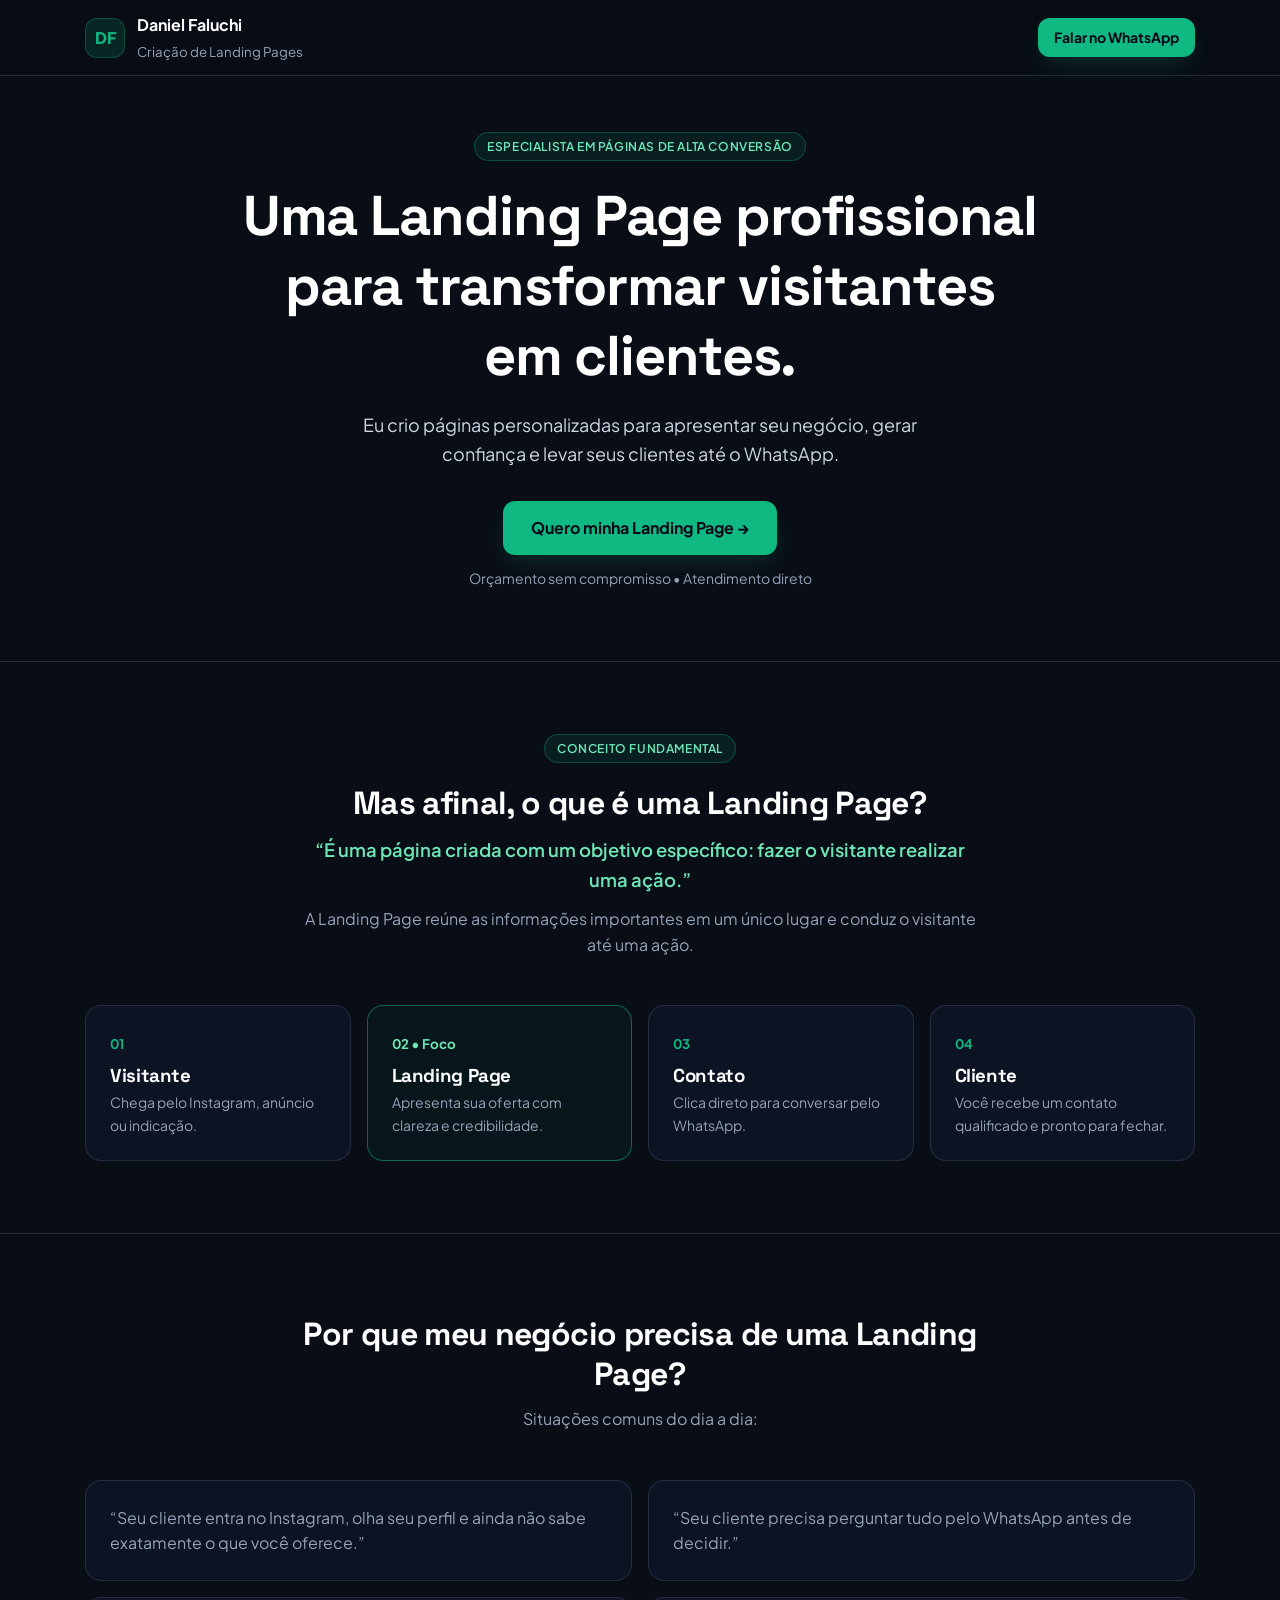
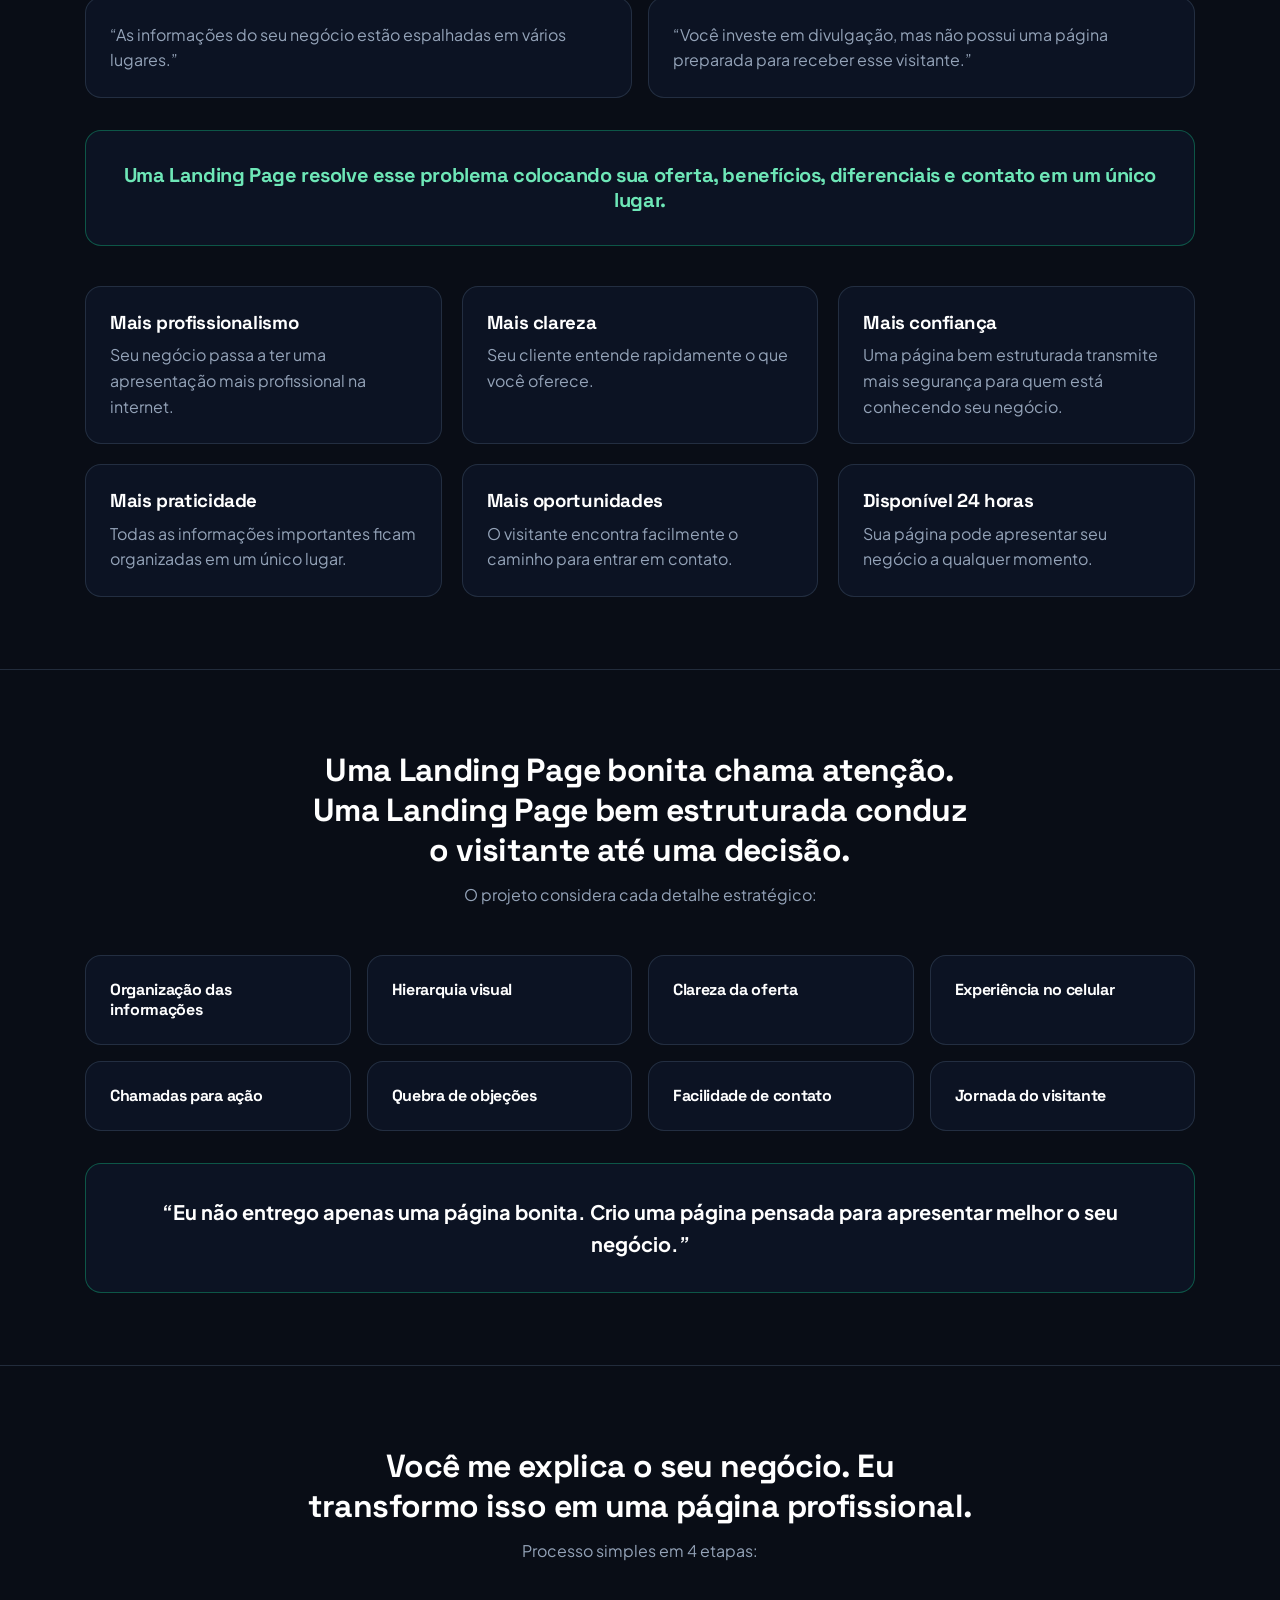
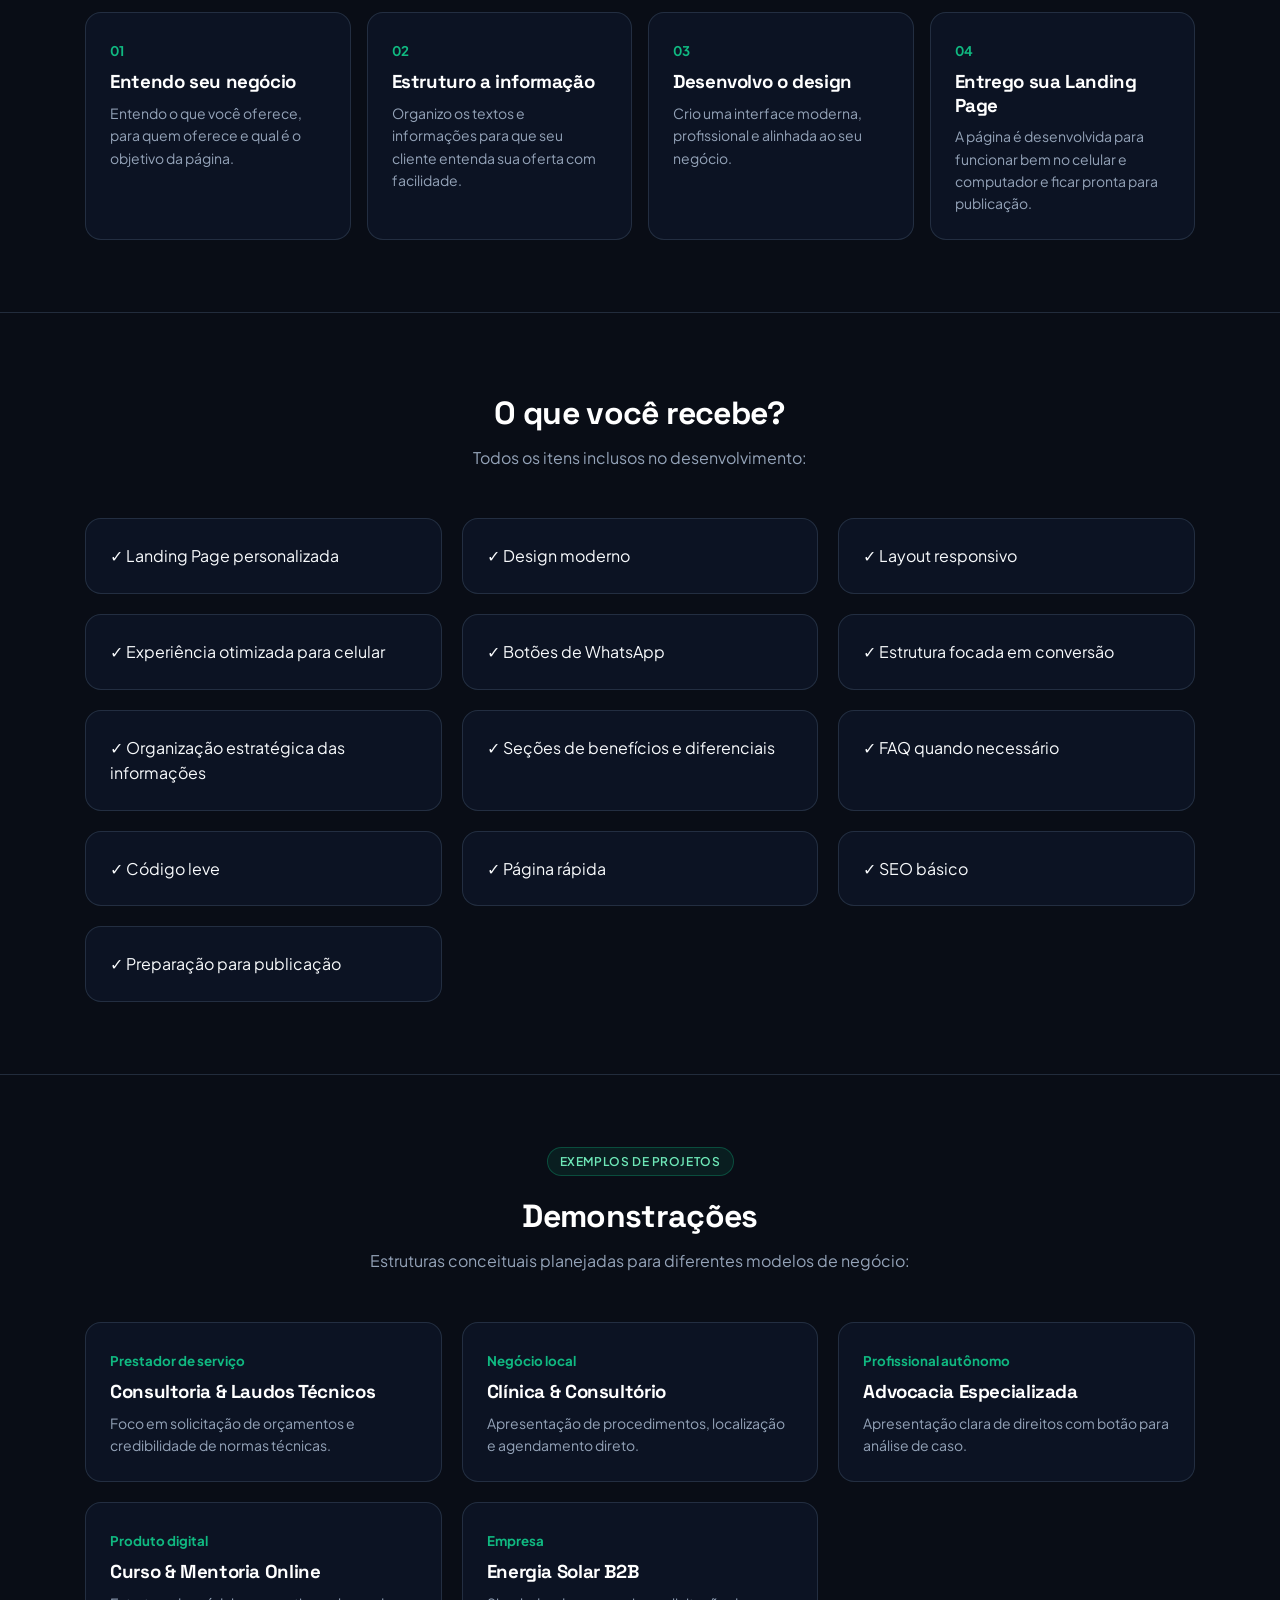
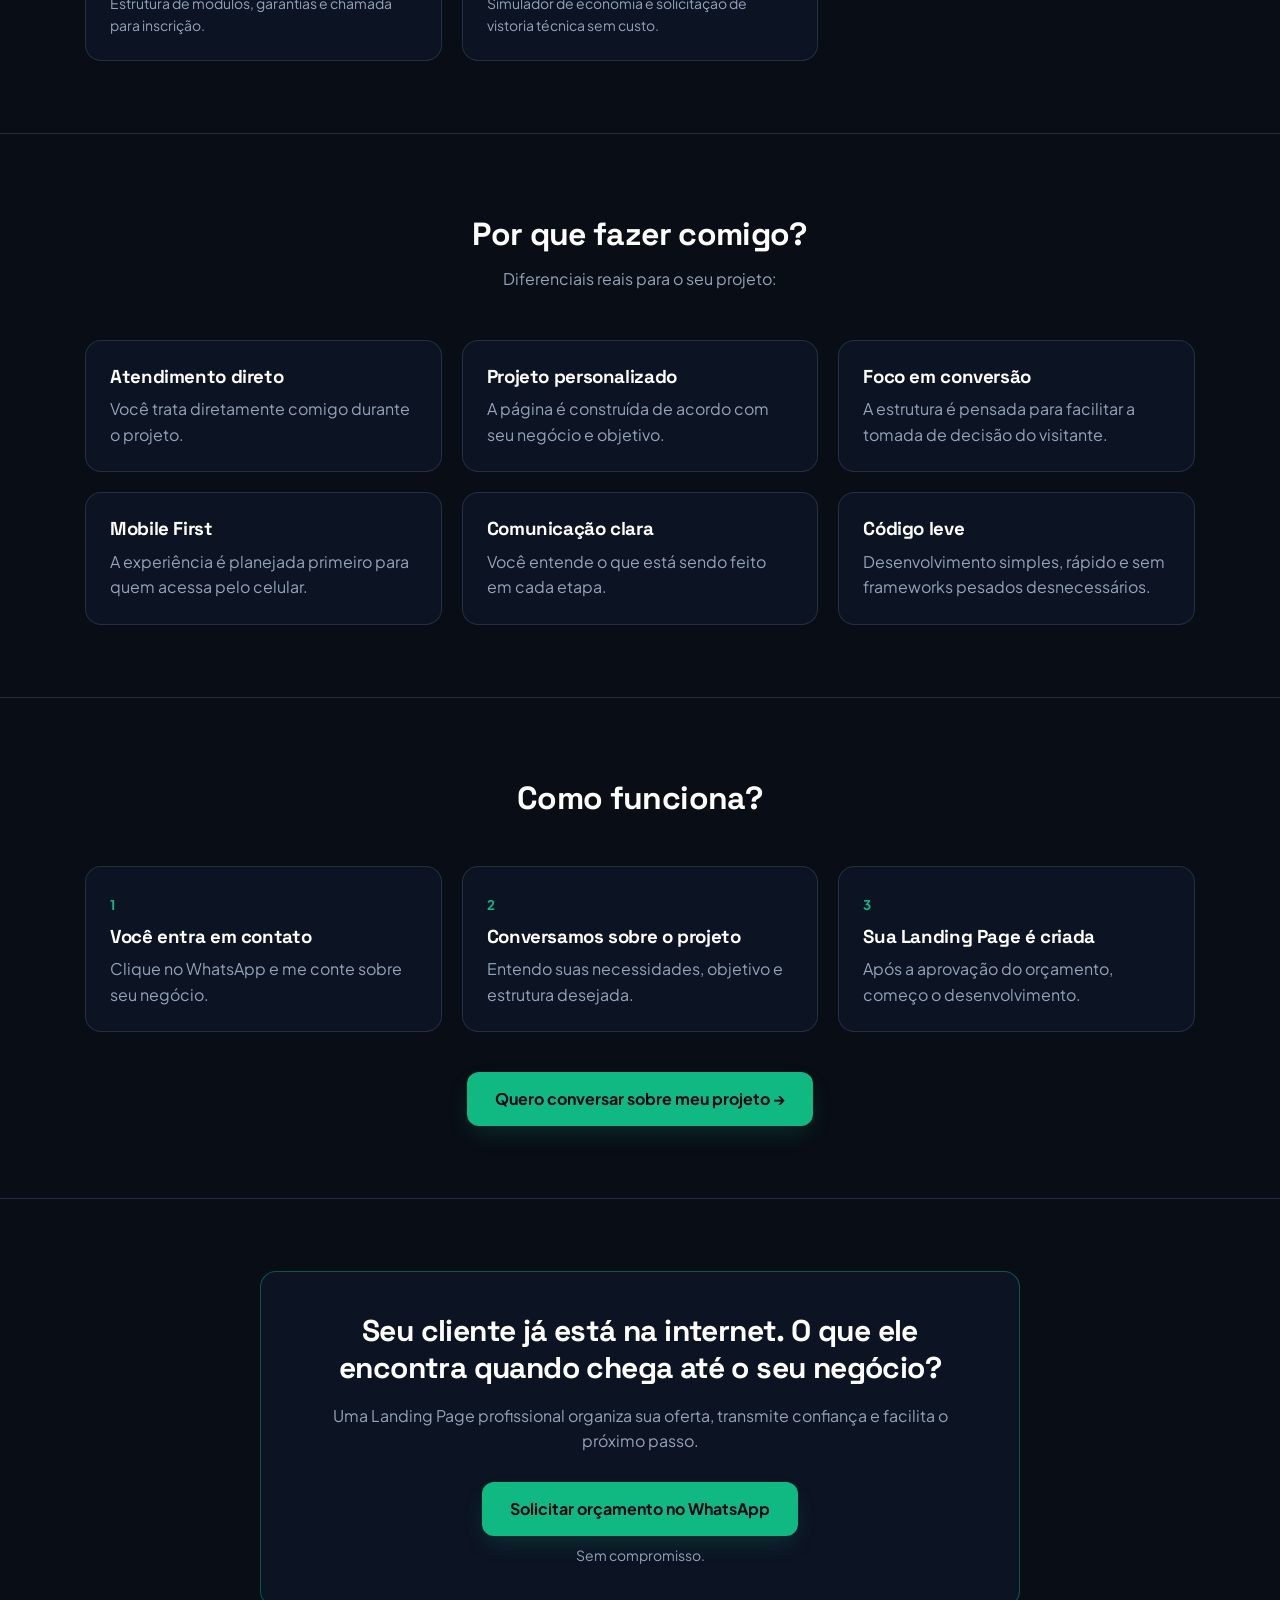
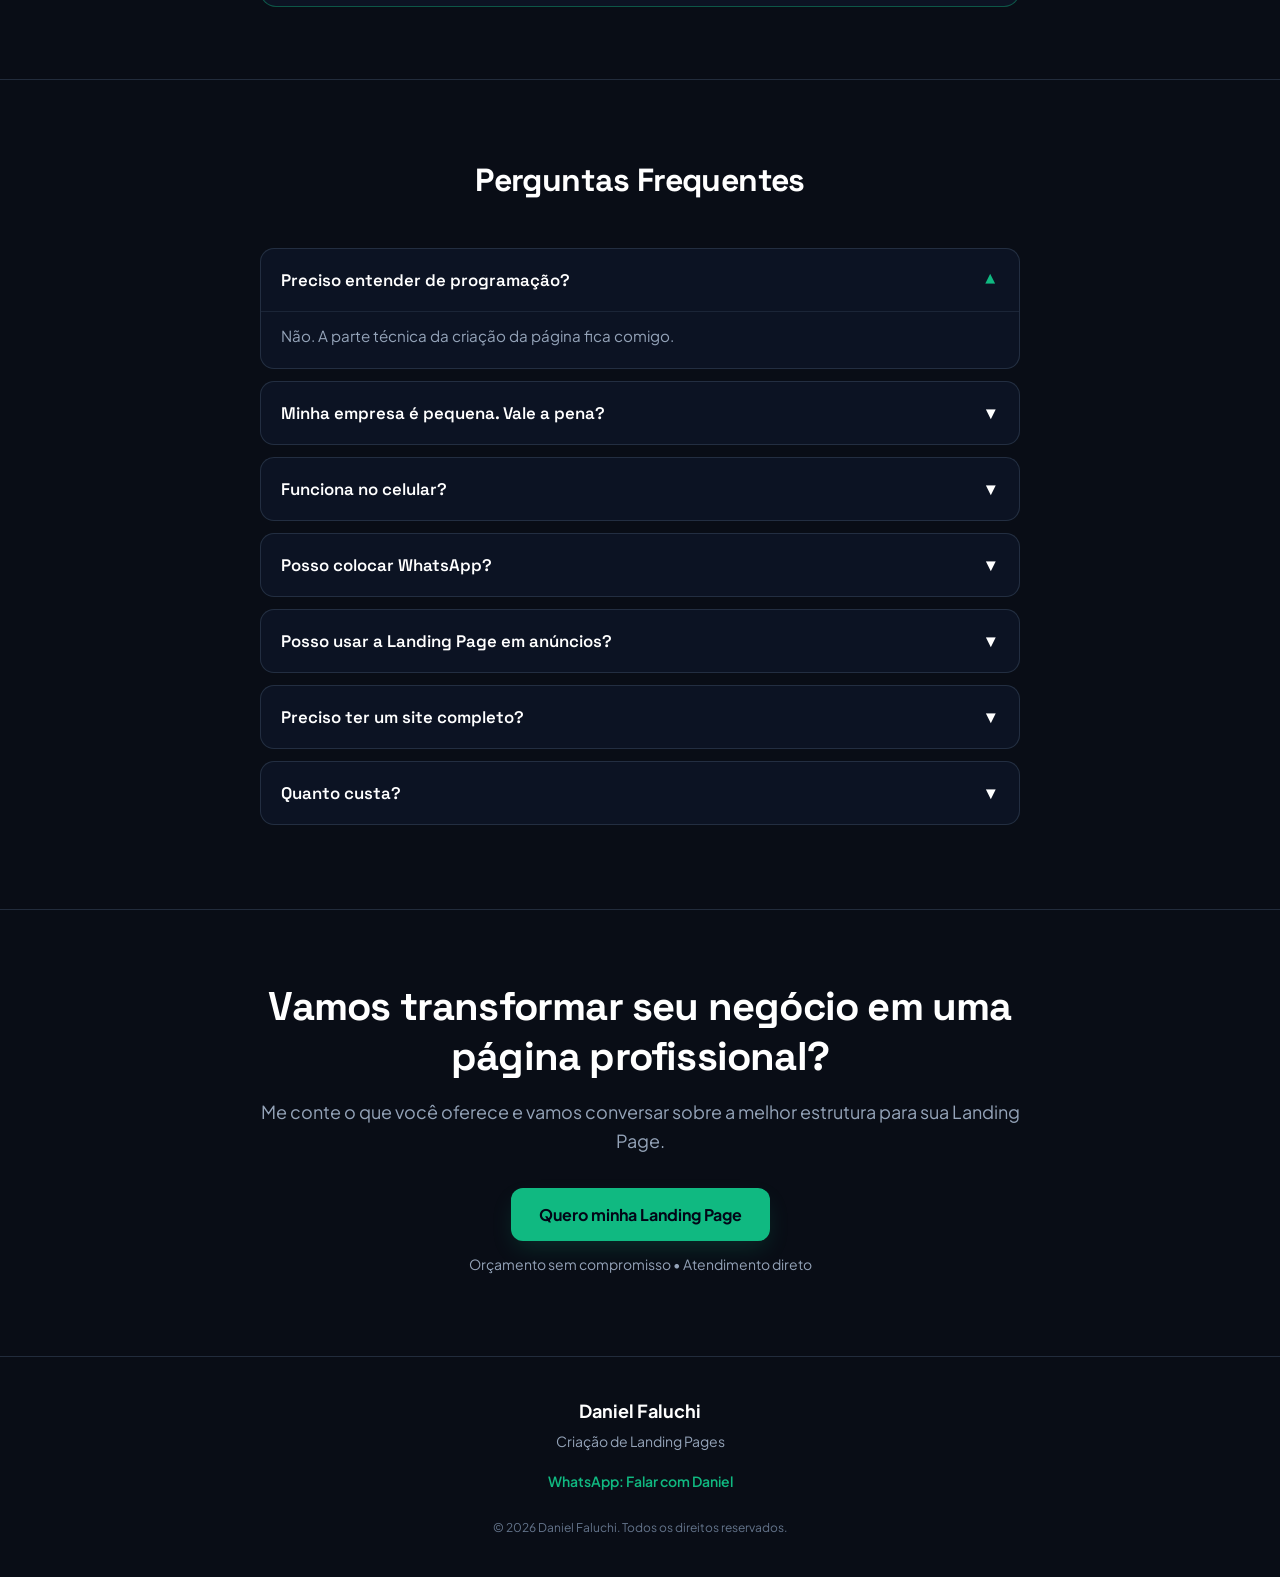
<file: pure-html-version/index.html>
<!DOCTYPE html>
<html lang="pt-BR">
<head>
  <meta charset="UTF-8">
  <meta name="viewport" content="width=device-width, initial-scale=1.0">
  <title>Daniel Faluchi — Criação de Landing Pages Profissionais</title>
  <meta name="description" content="Landing Pages profissionais de alta conversão para transformar visitantes em clientes e direcionar contatos para o WhatsApp.">
  <meta property="og:title" content="Daniel Faluchi — Criação de Landing Pages">
  <meta property="og:description" content="Landing Pages profissionais de alta conversão para transformar visitantes em clientes e direcionar contatos para o WhatsApp.">
  
  <!-- Google Fonts -->
  <link rel="preconnect" href="https://fonts.googleapis.com">
  <link rel="preconnect" href="https://fonts.gstatic.com" crossorigin>
  <link href="https://fonts.googleapis.com/css2?family=Plus+Jakarta+Sans:wght@400;500;600;700&family=Space+Grotesk:wght@600;700&display=swap" rel="stylesheet">
  
  <link rel="stylesheet" href="style.css">
</head>
<body>

  <!-- HEADER -->
  <header class="site-header">
    <div class="container nav-wrapper">
      <div class="brand-logo">
        <div class="brand-icon">DF</div>
        <div>
          <strong style="display:block; font-size: 1rem; color:#fff;">Daniel Faluchi</strong>
          <small style="color: #94a3b8;">Criação de Landing Pages</small>
        </div>
      </div>
      <a href="https://w.app/shpfsu" target="_blank" rel="noopener noreferrer" class="btn-primary btn-sm">
        Falar no WhatsApp
      </a>
    </div>
  </header>

  <!-- 1. HERO — PRIMEIRA DOBRA -->
  <section id="hero" style="border-top: none; text-align: center; padding-top: 3.5rem;">
    <div class="container">
      <div class="badge" style="margin-bottom: 1.25rem;">
        Especialista em Páginas de Alta Conversão
      </div>
      
      <h1 style="font-size: clamp(2rem, 5vw, 3.5rem); max-width: 800px; margin: 0 auto 1.25rem;">
        Uma Landing Page profissional para transformar visitantes em clientes.
      </h1>

      <p style="font-size: 1.125rem; max-width: 640px; margin: 0 auto 2rem; color: #cbd5e1;">
        Eu crio páginas personalizadas para apresentar seu negócio, gerar confiança e levar seus clientes até o WhatsApp.
      </p>

      <div>
        <a href="https://w.app/shpfsu" target="_blank" rel="noopener noreferrer" class="btn-primary">
          Quero minha Landing Page →
        </a>
        <p style="margin-top: 0.75rem; font-size: 0.875rem; color: #94a3b8;">
          Orçamento sem compromisso • Atendimento direto
        </p>
      </div>
    </div>
  </section>

  <!-- 2. O QUE É UMA LANDING PAGE? -->
  <section id="o-que-e">
    <div class="container">
      <div class="section-header">
        <div class="badge" style="margin-bottom: 0.75rem;">Conceito Fundamental</div>
        <h2>Mas afinal, o que é uma Landing Page?</h2>
        <p style="font-size: 1.15rem; color: #6ee7b7; font-weight: 600; margin-top: 0.5rem;">
          “É uma página criada com um objetivo específico: fazer o visitante realizar uma ação.”
        </p>
        <p style="margin-top: 0.75rem;">
          A Landing Page reúne as informações importantes em um único lugar e conduz o visitante até uma ação.
        </p>
      </div>

      <!-- Representação visual: VISITANTE → LANDING PAGE → CONTATO → CLIENTE -->
      <div class="grid-4" style="margin-top: 2rem;">
        <div class="card">
          <small style="color: #10b981; font-weight: bold;">01</small>
          <h3 style="margin: 0.5rem 0 0.25rem;">Visitante</h3>
          <p style="font-size: 0.875rem;">Chega pelo Instagram, anúncio ou indicação.</p>
        </div>
        <div class="card" style="border-color: rgba(16, 185, 129, 0.5); background: rgba(6, 78, 59, 0.15);">
          <small style="color: #6ee7b7; font-weight: bold;">02 • Foco</small>
          <h3 style="margin: 0.5rem 0 0.25rem;">Landing Page</h3>
          <p style="font-size: 0.875rem;">Apresenta sua oferta com clareza e credibilidade.</p>
        </div>
        <div class="card">
          <small style="color: #10b981; font-weight: bold;">03</small>
          <h3 style="margin: 0.5rem 0 0.25rem;">Contato</h3>
          <p style="font-size: 0.875rem;">Clica direto para conversar pelo WhatsApp.</p>
        </div>
        <div class="card">
          <small style="color: #10b981; font-weight: bold;">04</small>
          <h3 style="margin: 0.5rem 0 0.25rem;">Cliente</h3>
          <p style="font-size: 0.875rem;">Você recebe um contato qualificado e pronto para fechar.</p>
        </div>
      </div>
    </div>
  </section>

  <!-- 3. POR QUE MEU NEGÓCIO PRECISA DE UMA LANDING PAGE? -->
  <section id="por-que-precisa">
    <div class="container">
      <div class="section-header">
        <h2>Por que meu negócio precisa de uma Landing Page?</h2>
        <p>Situações comuns do dia a dia:</p>
      </div>

      <div class="grid-2" style="margin-bottom: 2rem;">
        <div class="card"><p>“Seu cliente entra no Instagram, olha seu perfil e ainda não sabe exatamente o que você oferece.”</p></div>
        <div class="card"><p>“Seu cliente precisa perguntar tudo pelo WhatsApp antes de decidir.”</p></div>
        <div class="card"><p>“As informações do seu negócio estão espalhadas em vários lugares.”</p></div>
        <div class="card"><p>“Você investe em divulgação, mas não possui uma página preparada para receber esse visitante.”</p></div>
      </div>

      <div class="card" style="text-align: center; border-color: rgba(16, 185, 129, 0.4); margin-bottom: 2.5rem; padding: 2rem;">
        <h3 style="color: #6ee7b7; font-size: 1.25rem;">
          Uma Landing Page resolve esse problema colocando sua oferta, benefícios, diferenciais e contato em um único lugar.
        </h3>
      </div>

      <div class="grid-3">
        <div class="card">
          <h3>Mais profissionalismo</h3>
          <p style="margin-top: 0.5rem;">Seu negócio passa a ter uma apresentação mais profissional na internet.</p>
        </div>
        <div class="card">
          <h3>Mais clareza</h3>
          <p style="margin-top: 0.5rem;">Seu cliente entende rapidamente o que você oferece.</p>
        </div>
        <div class="card">
          <h3>Mais confiança</h3>
          <p style="margin-top: 0.5rem;">Uma página bem estruturada transmite mais segurança para quem está conhecendo seu negócio.</p>
        </div>
        <div class="card">
          <h3>Mais praticidade</h3>
          <p style="margin-top: 0.5rem;">Todas as informações importantes ficam organizadas em um único lugar.</p>
        </div>
        <div class="card">
          <h3>Mais oportunidades</h3>
          <p style="margin-top: 0.5rem;">O visitante encontra facilmente o caminho para entrar em contato.</p>
        </div>
        <div class="card">
          <h3>Disponível 24 horas</h3>
          <p style="margin-top: 0.5rem;">Sua página pode apresentar seu negócio a qualquer momento.</p>
        </div>
      </div>
    </div>
  </section>

  <!-- 4. NÃO É APENAS UMA PÁGINA BONITA -->
  <section id="nao-e-apenas-bonita">
    <div class="container">
      <div class="section-header">
        <h2>Uma Landing Page bonita chama atenção. Uma Landing Page bem estruturada conduz o visitante até uma decisão.</h2>
        <p>O projeto considera cada detalhe estratégico:</p>
      </div>

      <div class="grid-4">
        <div class="card"><h4>Organização das informações</h4></div>
        <div class="card"><h4>Hierarquia visual</h4></div>
        <div class="card"><h4>Clareza da oferta</h4></div>
        <div class="card"><h4>Experiência no celular</h4></div>
        <div class="card"><h4>Chamadas para ação</h4></div>
        <div class="card"><h4>Quebra de objeções</h4></div>
        <div class="card"><h4>Facilidade de contato</h4></div>
        <div class="card"><h4>Jornada do visitante</h4></div>
      </div>

      <div class="card" style="margin-top: 2rem; text-align: center; padding: 2rem; border-color: rgba(16, 185, 129, 0.4);">
        <p style="font-size: 1.25rem; font-weight: 700; color: #fff;">
          “Eu não entrego apenas uma página bonita. Crio uma página pensada para apresentar melhor o seu negócio.”
        </p>
      </div>
    </div>
  </section>

  <!-- 5. O QUE EU FAÇO POR VOCÊ? -->
  <section id="o-que-eu-faco">
    <div class="container">
      <div class="section-header">
        <h2>Você me explica o seu negócio. Eu transformo isso em uma página profissional.</h2>
        <p>Processo simples em 4 etapas:</p>
      </div>

      <div class="grid-4">
        <div class="card">
          <small style="color: #10b981; font-weight: bold;">01</small>
          <h3 style="margin: 0.5rem 0;">Entendo seu negócio</h3>
          <p style="font-size: 0.875rem;">Entendo o que você oferece, para quem oferece e qual é o objetivo da página.</p>
        </div>
        <div class="card">
          <small style="color: #10b981; font-weight: bold;">02</small>
          <h3 style="margin: 0.5rem 0;">Estruturo a informação</h3>
          <p style="font-size: 0.875rem;">Organizo os textos e informações para que seu cliente entenda sua oferta com facilidade.</p>
        </div>
        <div class="card">
          <small style="color: #10b981; font-weight: bold;">03</small>
          <h3 style="margin: 0.5rem 0;">Desenvolvo o design</h3>
          <p style="font-size: 0.875rem;">Crio uma interface moderna, profissional e alinhada ao seu negócio.</p>
        </div>
        <div class="card">
          <small style="color: #10b981; font-weight: bold;">04</small>
          <h3 style="margin: 0.5rem 0;">Entrego sua Landing Page</h3>
          <p style="font-size: 0.875rem;">A página é desenvolvida para funcionar bem no celular e computador e ficar pronta para publicação.</p>
        </div>
      </div>
    </div>
  </section>

  <!-- 6. O QUE VOCÊ RECEBE? -->
  <section id="o-que-recebe">
    <div class="container">
      <div class="section-header">
        <h2>O que você recebe?</h2>
        <p>Todos os itens inclusos no desenvolvimento:</p>
      </div>

      <div class="grid-3">
        <div class="card">✓ Landing Page personalizada</div>
        <div class="card">✓ Design moderno</div>
        <div class="card">✓ Layout responsivo</div>
        <div class="card">✓ Experiência otimizada para celular</div>
        <div class="card">✓ Botões de WhatsApp</div>
        <div class="card">✓ Estrutura focada em conversão</div>
        <div class="card">✓ Organização estratégica das informações</div>
        <div class="card">✓ Seções de benefícios e diferenciais</div>
        <div class="card">✓ FAQ quando necessário</div>
        <div class="card">✓ Código leve</div>
        <div class="card">✓ Página rápida</div>
        <div class="card">✓ SEO básico</div>
        <div class="card">✓ Preparação para publicação</div>
      </div>
    </div>
  </section>

  <!-- 7. DEMONSTRAÇÕES -->
  <section id="demonstracoes">
    <div class="container">
      <div class="section-header">
        <div class="badge" style="margin-bottom: 0.75rem;">Exemplos de Projetos</div>
        <h2>Demonstrações</h2>
        <p>Estruturas conceituais planejadas para diferentes modelos de negócio:</p>
      </div>

      <div class="grid-3">
        <div class="card">
          <small style="color:#10b981; font-weight: bold;">Prestador de serviço</small>
          <h3 style="margin: 0.5rem 0;">Consultoria & Laudos Técnicos</h3>
          <p style="font-size: 0.875rem;">Foco em solicitação de orçamentos e credibilidade de normas técnicas.</p>
        </div>
        <div class="card">
          <small style="color:#10b981; font-weight: bold;">Negócio local</small>
          <h3 style="margin: 0.5rem 0;">Clínica & Consultório</h3>
          <p style="font-size: 0.875rem;">Apresentação de procedimentos, localização e agendamento direto.</p>
        </div>
        <div class="card">
          <small style="color:#10b981; font-weight: bold;">Profissional autônomo</small>
          <h3 style="margin: 0.5rem 0;">Advocacia Especializada</h3>
          <p style="font-size: 0.875rem;">Apresentação clara de direitos com botão para análise de caso.</p>
        </div>
        <div class="card">
          <small style="color:#10b981; font-weight: bold;">Produto digital</small>
          <h3 style="margin: 0.5rem 0;">Curso & Mentoria Online</h3>
          <p style="font-size: 0.875rem;">Estrutura de módulos, garantias e chamada para inscrição.</p>
        </div>
        <div class="card">
          <small style="color:#10b981; font-weight: bold;">Empresa</small>
          <h3 style="margin: 0.5rem 0;">Energia Solar B2B</h3>
          <p style="font-size: 0.875rem;">Simulador de economia e solicitação de vistoria técnica sem custo.</p>
        </div>
      </div>
    </div>
  </section>

  <!-- 8. POR QUE FAZER COMIGO? -->
  <section id="por-que-comigo">
    <div class="container">
      <div class="section-header">
        <h2>Por que fazer comigo?</h2>
        <p>Diferenciais reais para o seu projeto:</p>
      </div>

      <div class="grid-3">
        <div class="card">
          <h3>Atendimento direto</h3>
          <p style="margin-top: 0.5rem;">Você trata diretamente comigo durante o projeto.</p>
        </div>
        <div class="card">
          <h3>Projeto personalizado</h3>
          <p style="margin-top: 0.5rem;">A página é construída de acordo com seu negócio e objetivo.</p>
        </div>
        <div class="card">
          <h3>Foco em conversão</h3>
          <p style="margin-top: 0.5rem;">A estrutura é pensada para facilitar a tomada de decisão do visitante.</p>
        </div>
        <div class="card">
          <h3>Mobile First</h3>
          <p style="margin-top: 0.5rem;">A experiência é planejada primeiro para quem acessa pelo celular.</p>
        </div>
        <div class="card">
          <h3>Comunicação clara</h3>
          <p style="margin-top: 0.5rem;">Você entende o que está sendo feito em cada etapa.</p>
        </div>
        <div class="card">
          <h3>Código leve</h3>
          <p style="margin-top: 0.5rem;">Desenvolvimento simples, rápido e sem frameworks pesados desnecessários.</p>
        </div>
      </div>
    </div>
  </section>

  <!-- 9. COMO FUNCIONA? -->
  <section id="como-funciona">
    <div class="container">
      <div class="section-header">
        <h2>Como funciona?</h2>
      </div>

      <div class="grid-3" style="margin-bottom: 2.5rem;">
        <div class="card">
          <small style="color: #10b981; font-weight: bold;">1</small>
          <h3 style="margin: 0.5rem 0;">Você entra em contato</h3>
          <p>Clique no WhatsApp e me conte sobre seu negócio.</p>
        </div>
        <div class="card">
          <small style="color: #10b981; font-weight: bold;">2</small>
          <h3 style="margin: 0.5rem 0;">Conversamos sobre o projeto</h3>
          <p>Entendo suas necessidades, objetivo e estrutura desejada.</p>
        </div>
        <div class="card">
          <small style="color: #10b981; font-weight: bold;">3</small>
          <h3 style="margin: 0.5rem 0;">Sua Landing Page é criada</h3>
          <p>Após a aprovação do orçamento, começo o desenvolvimento.</p>
        </div>
      </div>

      <div style="text-align: center;">
        <a href="https://w.app/shpfsu" target="_blank" rel="noopener noreferrer" class="btn-primary">
          Quero conversar sobre meu projeto →
        </a>
      </div>
    </div>
  </section>

  <!-- 11. CTA INTERMEDIÁRIO -->
  <section id="cta-intermediario">
    <div class="container" style="max-width: 800px; text-align: center;">
      <div class="card" style="padding: 2.5rem; border-color: rgba(16, 185, 129, 0.4);">
        <h2 style="font-size: 1.875rem; margin-bottom: 1rem;">
          Seu cliente já está na internet. O que ele encontra quando chega até o seu negócio?
        </h2>
        <p style="margin-bottom: 1.75rem;">
          Uma Landing Page profissional organiza sua oferta, transmite confiança e facilita o próximo passo.
        </p>
        <a href="https://w.app/shpfsu" target="_blank" rel="noopener noreferrer" class="btn-primary">
          Solicitar orçamento no WhatsApp
        </a>
        <p style="margin-top: 0.5rem; font-size: 0.875rem;">Sem compromisso.</p>
      </div>
    </div>
  </section>

  <!-- 10. PERGUNTAS FREQUENTES -->
  <section id="faq">
    <div class="container" style="max-width: 800px;">
      <div class="section-header">
        <h2>Perguntas Frequentes</h2>
      </div>

      <div class="faq-item">
        <button class="faq-question">Preciso entender de programação? <span class="faq-icon">▼</span></button>
        <div class="faq-answer">Não. A parte técnica da criação da página fica comigo.</div>
      </div>

      <div class="faq-item">
        <button class="faq-question">Minha empresa é pequena. Vale a pena? <span class="faq-icon">▼</span></button>
        <div class="faq-answer">Sim. Uma Landing Page pode ser uma forma simples e profissional de apresentar seu serviço e facilitar o contato com clientes.</div>
      </div>

      <div class="faq-item">
        <button class="faq-question">Funciona no celular? <span class="faq-icon">▼</span></button>
        <div class="faq-answer">Sim. A página será responsiva e desenvolvida com foco na experiência mobile.</div>
      </div>

      <div class="faq-item">
        <button class="faq-question">Posso colocar WhatsApp? <span class="faq-icon">▼</span></button>
        <div class="faq-answer">Sim. Os botões podem direcionar o visitante diretamente para sua conversa no WhatsApp.</div>
      </div>

      <div class="faq-item">
        <button class="faq-question">Posso usar a Landing Page em anúncios? <span class="faq-icon">▼</span></button>
        <div class="faq-answer">Sim. Ela pode ser utilizada como destino para campanhas de divulgação.</div>
      </div>

      <div class="faq-item">
        <button class="faq-question">Preciso ter um site completo? <span class="faq-icon">▼</span></button>
        <div class="faq-answer">Não necessariamente. Dependendo do objetivo do negócio, uma Landing Page pode ser suficiente para apresentar uma oferta e gerar contatos.</div>
      </div>

      <div class="faq-item">
        <button class="faq-question">Quanto custa? <span class="faq-icon">▼</span></button>
        <div class="faq-answer">O valor depende da estrutura e das necessidades do projeto. Entre em contato para receber um orçamento personalizado.</div>
      </div>
    </div>
  </section>

  <!-- 12. CTA FINAL -->
  <section id="cta-final" style="text-align: center; padding-bottom: 5rem;">
    <div class="container" style="max-width: 800px;">
      <h2 style="font-size: clamp(1.75rem, 4vw, 2.5rem); margin-bottom: 1rem;">
        Vamos transformar seu negócio em uma página profissional?
      </h2>
      <p style="font-size: 1.125rem; margin-bottom: 2rem;">
        Me conte o que você oferece e vamos conversar sobre a melhor estrutura para sua Landing Page.
      </p>
      <a href="https://w.app/shpfsu" target="_blank" rel="noopener noreferrer" class="btn-primary">
        Quero minha Landing Page
      </a>
      <p style="margin-top: 0.75rem; font-size: 0.875rem;">
        Orçamento sem compromisso • Atendimento direto
      </p>
    </div>
  </section>

  <!-- 13. RODAPÉ -->
  <footer style="border-top: 1px solid var(--border-color); padding: 2.5rem 0; text-align: center;">
    <div class="container">
      <strong style="font-size: 1.125rem; display: block; color: #fff;">Daniel Faluchi</strong>
      <p style="margin: 0.25rem 0 1rem; font-size: 0.875rem;">Criação de Landing Pages</p>
      <a href="https://w.app/shpfsu" target="_blank" rel="noopener noreferrer" style="color: #10b981; font-weight: 600; font-size: 0.875rem;">
        WhatsApp: Falar com Daniel
      </a>
      <p style="margin-top: 1.5rem; font-size: 0.75rem; color: #64748b;">
        © 2026 Daniel Faluchi. Todos os direitos reservados.
      </p>
    </div>
  </footer>

  <!-- MOBILE STICKY WHATSAPP BAR -->
  <div class="mobile-sticky-bar">
    <div>
      <strong style="font-size: 0.8125rem; display: block; color: #fff;">Daniel Faluchi</strong>
      <small style="color: #10b981;">Atendimento direto</small>
    </div>
    <a href="https://w.app/shpfsu" target="_blank" rel="noopener noreferrer" class="btn-primary btn-sm">
      Quero minha Landing Page
    </a>
  </div>

  <script src="script.js"></script>
</body>
</html>
</file>
<file: pure-html-version/style.css>
/* ==========================================================================
   LANDING PAGE DANIEL FALUCHI - STYLE.CSS
   Design: Moderno, Minimalista, Tecnológico, Mobile First
   ========================================================================== */

:root {
  --bg-main: #090d16;
  --bg-card: rgba(15, 23, 42, 0.7);
  --bg-card-hover: rgba(30, 41, 59, 0.8);
  --border-color: rgba(51, 65, 85, 0.6);
  --border-accent: rgba(16, 185, 129, 0.3);
  --emerald-primary: #10b981;
  --emerald-hover: #34d399;
  --emerald-glow: rgba(16, 185, 129, 0.2);
  --text-main: #f8fafc;
  --text-muted: #94a3b8;
  --font-heading: 'Space Grotesk', -apple-system, sans-serif;
  --font-body: 'Plus Jakarta Sans', -apple-system, sans-serif;
}

* {
  box-sizing: border-box;
  margin: 0;
  padding: 0;
}

html {
  scroll-behavior: smooth;
}

body {
  font-family: var(--font-body);
  background-color: var(--bg-main);
  color: var(--text-main);
  line-height: 1.6;
  padding-bottom: 70px;
}

@media (min-width: 768px) {
  body {
    padding-bottom: 0;
  }
}

/* Typography */
h1, h2, h3, h4 {
  font-family: var(--font-heading);
  letter-spacing: -0.02em;
  color: #ffffff;
  line-height: 1.25;
}

p {
  color: var(--text-muted);
}

a {
  text-decoration: none;
  color: inherit;
}

/* Layout */
.container {
  width: 100%;
  max-width: 1150px;
  margin: 0 auto;
  padding: 0 1.25rem;
}

/* Buttons */
.btn-primary {
  display: inline-flex;
  align-items: center;
  justify-content: center;
  gap: 0.5rem;
  background-color: var(--emerald-primary);
  color: #020617;
  font-weight: 700;
  font-size: 1rem;
  padding: 0.875rem 1.75rem;
  border-radius: 0.75rem;
  transition: all 0.2s ease;
  box-shadow: 0 10px 25px -5px var(--emerald-glow);
}

.btn-primary:hover {
  background-color: var(--emerald-hover);
  transform: translateY(-1px);
}

.btn-sm {
  padding: 0.5rem 1rem;
  font-size: 0.875rem;
}

/* Badges */
.badge {
  display: inline-flex;
  align-items: center;
  gap: 0.375rem;
  padding: 0.25rem 0.75rem;
  font-size: 0.75rem;
  font-weight: 600;
  border-radius: 9999px;
  background: rgba(16, 185, 129, 0.1);
  color: #6ee7b7;
  border: 1px solid var(--border-accent);
  text-transform: uppercase;
  letter-spacing: 0.05em;
}

/* Cards */
.card {
  background: var(--bg-card);
  border: 1px solid var(--border-color);
  border-radius: 1rem;
  padding: 1.5rem;
  transition: all 0.2s ease;
}

.card:hover {
  border-color: rgba(16, 185, 129, 0.4);
}

/* Header */
.site-header {
  position: sticky;
  top: 0;
  z-index: 40;
  background: rgba(9, 13, 22, 0.9);
  backdrop-filter: blur(12px);
  border-bottom: 1px solid var(--border-color);
  padding: 0.75rem 0;
}

.site-header .nav-wrapper {
  display: flex;
  align-items: center;
  justify-content: space-between;
}

.brand-logo {
  display: flex;
  align-items: center;
  gap: 0.75rem;
}

.brand-icon {
  width: 2.5rem;
  height: 2.5rem;
  display: flex;
  align-items: center;
  justify-content: center;
  border-radius: 0.75rem;
  background: rgba(16, 185, 129, 0.15);
  border: 1px solid rgba(16, 185, 129, 0.3);
  color: var(--emerald-primary);
  font-weight: 800;
}

/* Sections */
section {
  padding: 4.5rem 0;
  border-top: 1px solid var(--border-color);
}

.section-header {
  text-align: center;
  max-width: 680px;
  margin: 0 auto 3rem auto;
}

.section-header h2 {
  font-size: 2rem;
  margin: 0.5rem 0 0.75rem;
}

/* Grid helper */
.grid-2 {
  display: grid;
  grid-template-columns: 1fr;
  gap: 1rem;
}

.grid-3 {
  display: grid;
  grid-template-columns: 1fr;
  gap: 1.25rem;
}

.grid-4 {
  display: grid;
  grid-template-columns: 1fr;
  gap: 1rem;
}

@media (min-width: 640px) {
  .grid-2 { grid-template-columns: repeat(2, 1fr); }
  .grid-3 { grid-template-columns: repeat(2, 1fr); }
  .grid-4 { grid-template-columns: repeat(2, 1fr); }
}

@media (min-width: 1024px) {
  .grid-3 { grid-template-columns: repeat(3, 1fr); }
  .grid-4 { grid-template-columns: repeat(4, 1fr); }
}

/* FAQ Accordion */
.faq-item {
  border: 1px solid var(--border-color);
  background: var(--bg-card);
  border-radius: 0.875rem;
  margin-bottom: 0.75rem;
  overflow: hidden;
}

.faq-question {
  width: 100%;
  padding: 1.25rem;
  background: none;
  border: none;
  color: #ffffff;
  font-family: var(--font-heading);
  font-size: 1.05rem;
  font-weight: 600;
  text-align: left;
  display: flex;
  justify-content: space-between;
  align-items: center;
  cursor: pointer;
}

.faq-answer {
  padding: 0 1.25rem 1.25rem 1.25rem;
  display: none;
  color: var(--text-muted);
  font-size: 0.95rem;
  border-top: 1px solid rgba(51, 65, 85, 0.4);
  padding-top: 0.75rem;
}

.faq-item.active .faq-answer {
  display: block;
}

.faq-item.active .faq-icon {
  transform: rotate(180deg);
  color: var(--emerald-primary);
}

/* Sticky Bottom WhatsApp */
.mobile-sticky-bar {
  position: fixed;
  bottom: 0;
  left: 0;
  right: 0;
  z-index: 50;
  background: rgba(9, 13, 22, 0.95);
  backdrop-filter: blur(12px);
  border-top: 1px solid var(--border-color);
  padding: 0.75rem 1rem;
  display: flex;
  align-items: center;
  justify-content: space-between;
}

@media (min-width: 768px) {
  .mobile-sticky-bar {
    display: none;
  }
}
</file>
